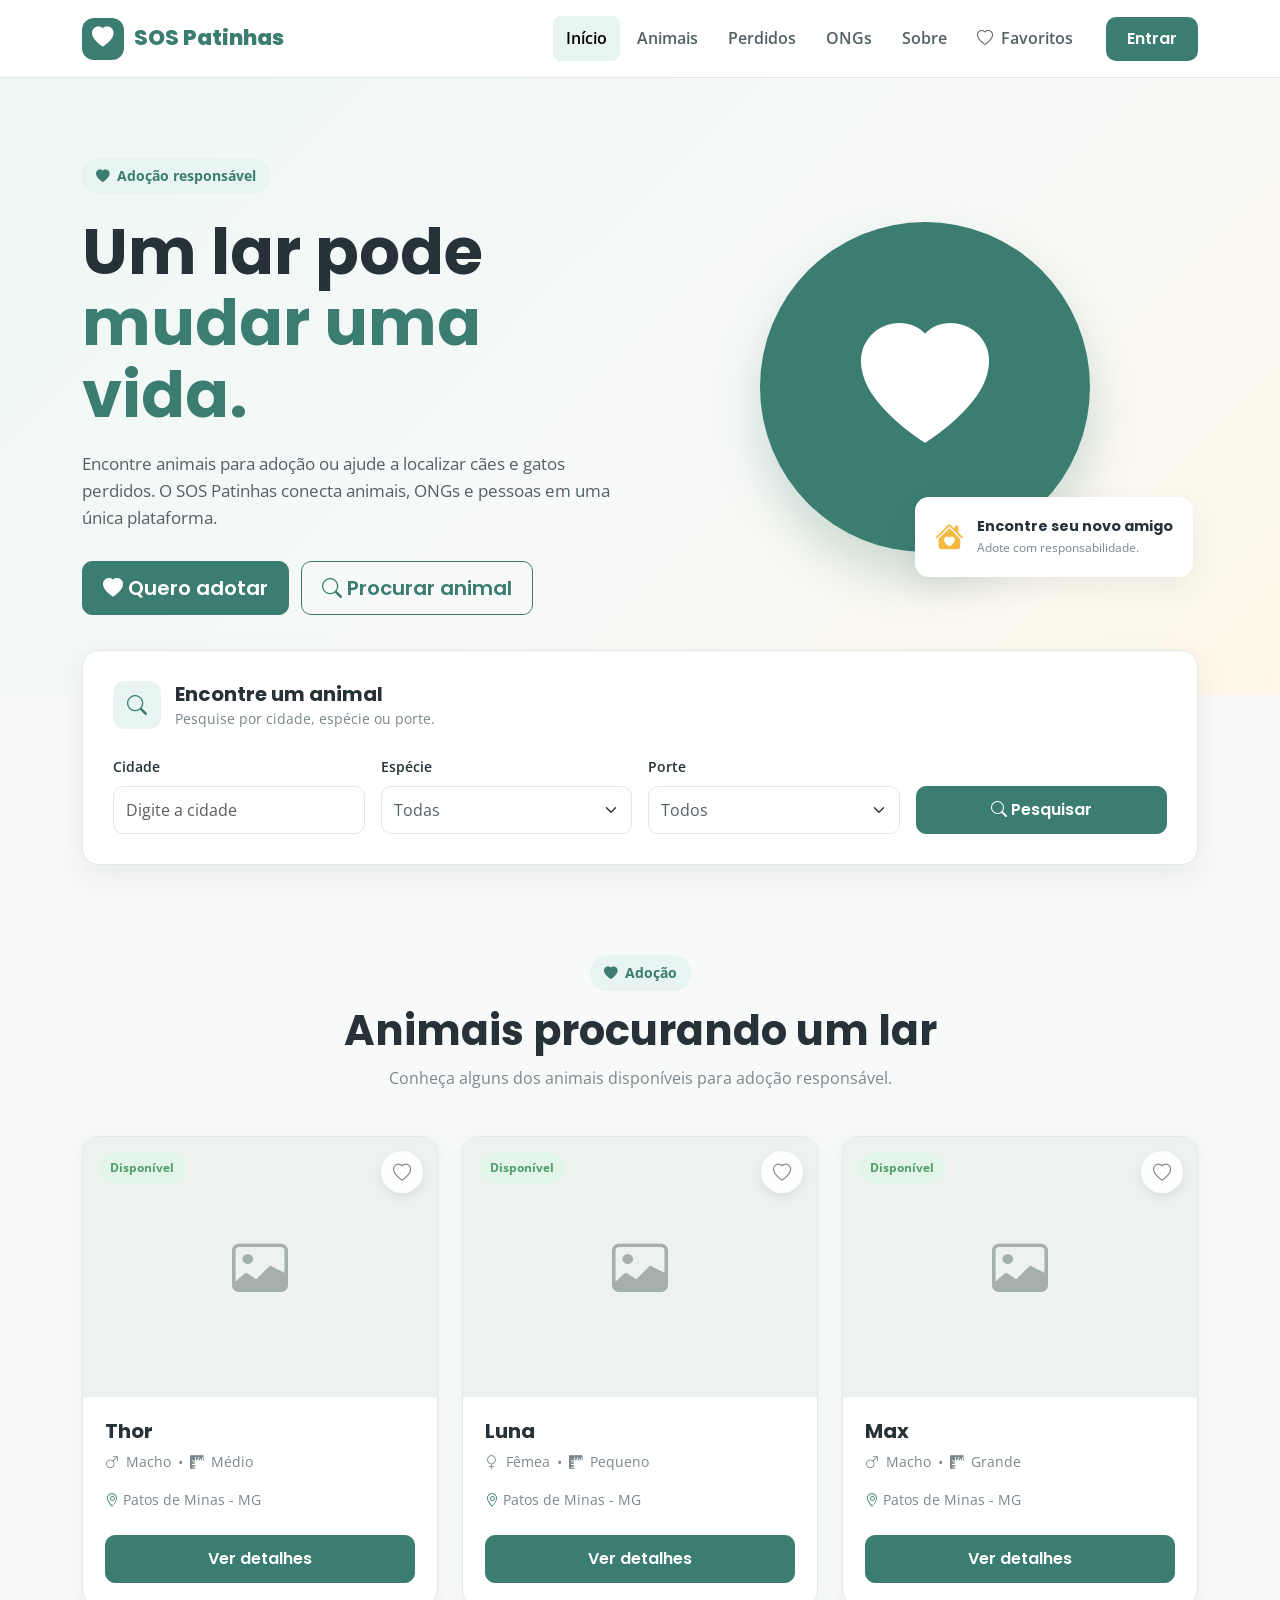
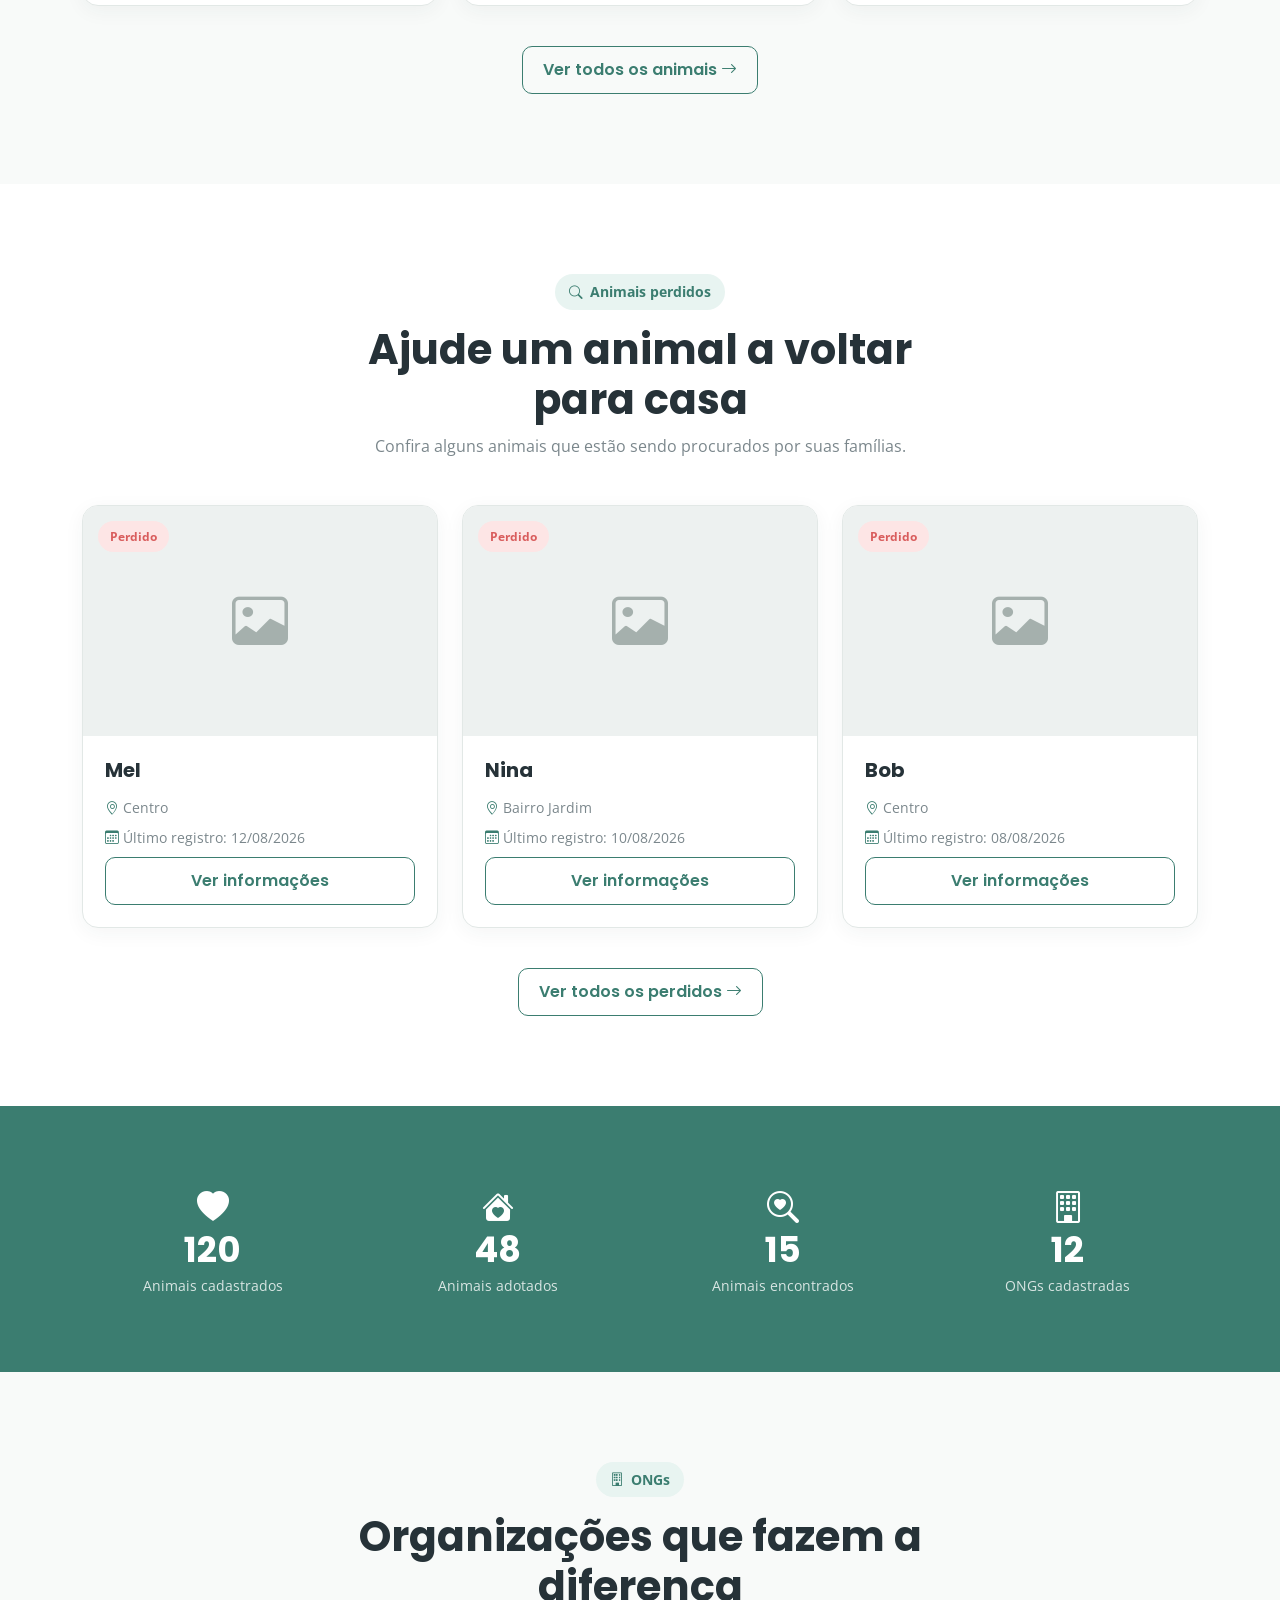
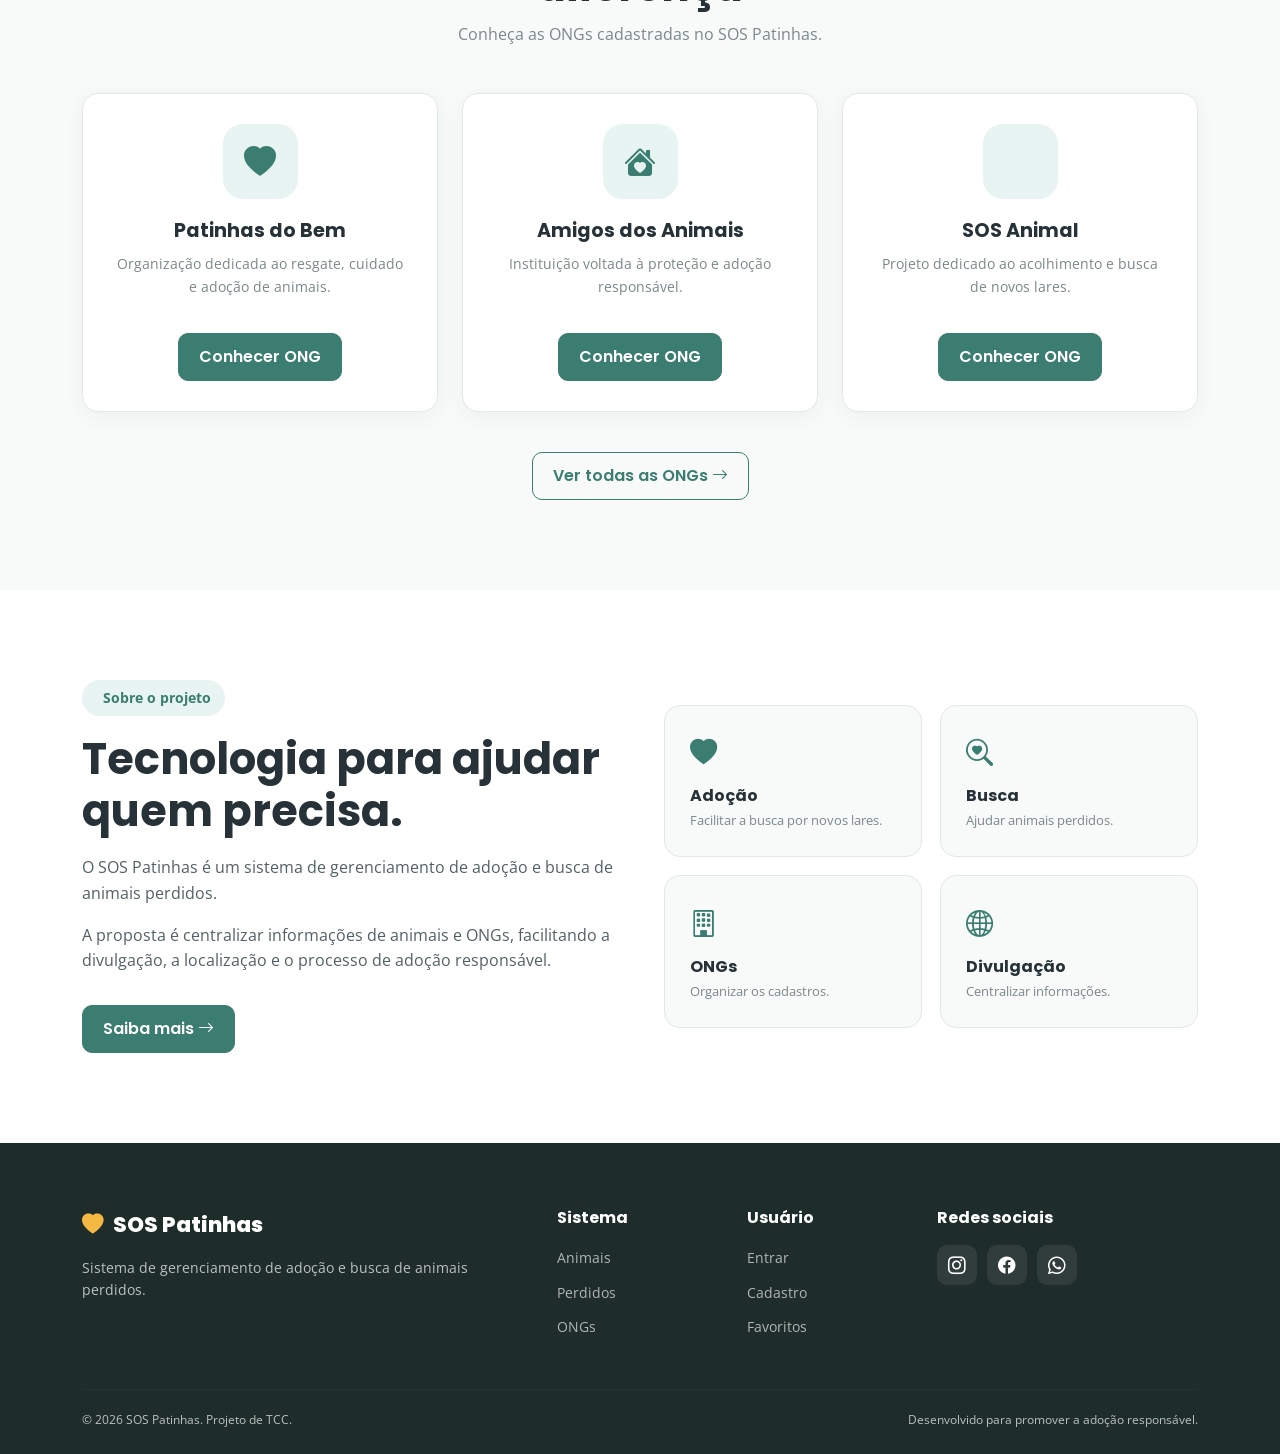
<file: index.html>
<!DOCTYPE html>
<html lang="pt-BR">

<head>

    <meta charset="UTF-8">

    <meta name="viewport" content="width=device-width, initial-scale=1.0">

    <meta
        name="description"
        content="SOS Patinhas - Sistema de gerenciamento de adoção e busca de animais perdidos."
    >

    <title>SOS Patinhas | Adoção e Animais Perdidos</title>

    <!-- Bootstrap -->
    <link
        href="https://cdn.jsdelivr.net/npm/bootstrap@5.3.3/dist/css/bootstrap.min.css"
        rel="stylesheet"
    >

    <!-- Bootstrap Icons -->
    <link
        rel="stylesheet"
        href="https://cdn.jsdelivr.net/npm/bootstrap-icons@1.11.3/font/bootstrap-icons.min.css"
    >

    <!-- Google Fonts -->
    <link rel="preconnect" href="https://fonts.googleapis.com">
    <link rel="preconnect" href="https://fonts.gstatic.com" crossorigin>

    <link
        href="https://fonts.googleapis.com/css2?family=Open+Sans:wght@400;500;600;700&family=Poppins:wght@400;500;600;700;800&display=swap"
        rel="stylesheet"
    >

    <!-- CSS -->
    <link rel="stylesheet" href="css/style.css">

</head>


<body>


    <!-- ==========================
         MENU
    =========================== -->

    <header>

        <nav class="navbar navbar-expand-lg">

            <div class="container">

                <!-- LOGO -->

                <a class="navbar-brand" href="index.html">

                    <span class="logo-icon">
                        <i class="bi bi-heart-fill"></i>
                    </span>

                    <span>
                        SOS Patinhas
                    </span>

                </a>


                <!-- BOTÃO MOBILE -->

                <button
                    class="navbar-toggler"
                    type="button"
                    data-bs-toggle="collapse"
                    data-bs-target="#menuPrincipal"
                    aria-controls="menuPrincipal"
                    aria-expanded="false"
                    aria-label="Abrir menu"
                >

                    <i class="bi bi-list"></i>

                </button>


                <!-- LINKS -->

                <div
                    class="collapse navbar-collapse"
                    id="menuPrincipal"
                >

                    <ul class="navbar-nav ms-auto align-items-lg-center">

                        <li class="nav-item">

                            <a
                                class="nav-link active"
                                href="index.html"
                            >
                                Início
                            </a>

                        </li>


                        <li class="nav-item">

                            <a
                                class="nav-link"
                                href="pages/animais.html"
                            >
                                Animais
                            </a>

                        </li>


                        <li class="nav-item">

                            <a
                                class="nav-link"
                                href="pages/perdidos.html"
                            >
                                Perdidos
                            </a>

                        </li>


                        <li class="nav-item">

                            <a
                                class="nav-link"
                                href="pages/ongs.html"
                            >
                                ONGs
                            </a>

                        </li>


                        <li class="nav-item">

                            <a
                                class="nav-link"
                                href="#sobre"
                            >
                                Sobre
                            </a>

                        </li>


                        <li class="nav-item">

                            <a
                                class="nav-link"
                                href="pages/favoritos.html"
                            >
                                <i class="bi bi-heart"></i>
                                Favoritos
                            </a>

                        </li>


                        <li class="nav-item ms-lg-3">

                            <a
                                class="btn btn-login"
                                href="pages/login.html"
                            >
                                Entrar
                            </a>

                        </li>

                    </ul>

                </div>

            </div>

        </nav>

    </header>


    <!-- ==========================
         HERO
    =========================== -->

    <main>

        <section class="hero">

            <div class="container">

                <div class="row align-items-center">

                    <!-- TEXTO -->

                    <div class="col-lg-6">

                        <div class="hero-content">

                            <span class="hero-tag">
                                <i class="bi bi-heart-fill"></i>
                                Adoção responsável
                            </span>


                            <h1>

                                Um lar pode
                                <span>mudar uma vida.</span>

                            </h1>


                            <p>

                                Encontre animais para adoção ou ajude
                                a localizar cães e gatos perdidos.
                                O SOS Patinhas conecta animais,
                                ONGs e pessoas em uma única plataforma.

                            </p>


                            <div class="hero-buttons">

                                <a
                                    href="pages/animais.html"
                                    class="btn btn-primary btn-lg"
                                >

                                    <i class="bi bi-heart-fill"></i>

                                    Quero adotar

                                </a>


                                <a
                                    href="pages/perdidos.html"
                                    class="btn btn-outline-primary btn-lg"
                                >

                                    <i class="bi bi-search"></i>

                                    Procurar animal

                                </a>

                            </div>

                        </div>

                    </div>


                    <!-- IMAGEM / ILUSTRAÇÃO -->

                    <div class="col-lg-6">

                        <div class="hero-visual">

                            <div class="hero-circle">

                                <i class="bi bi-heart-fill"></i>

                            </div>


                            <div class="hero-message">

                                <i class="bi bi-house-heart-fill"></i>

                                <div>

                                    <strong>
                                        Encontre seu novo amigo
                                    </strong>

                                    <span>
                                        Adote com responsabilidade.
                                    </span>

                                </div>

                            </div>

                        </div>

                    </div>

                </div>

            </div>

        </section>


        <!-- ==========================
             PESQUISA
        =========================== -->

        <section class="search-section">

            <div class="container">

                <div class="search-box">

                    <div class="search-title">

                        <span class="section-icon">
                            <i class="bi bi-search"></i>
                        </span>

                        <div>

                            <h2>
                                Encontre um animal
                            </h2>

                            <p>
                                Pesquise por cidade, espécie ou porte.
                            </p>

                        </div>

                    </div>


                    <form id="formPesquisa">

                        <div class="row g-3">


                            <!-- CIDADE -->

                            <div class="col-lg-3">

                                <label
                                    for="cidade"
                                    class="form-label"
                                >
                                    Cidade
                                </label>

                                <input
                                    type="text"
                                    id="cidade"
                                    class="form-control"
                                    placeholder="Digite a cidade"
                                >

                            </div>


                            <!-- ESPÉCIE -->

                            <div class="col-lg-3">

                                <label
                                    for="especie"
                                    class="form-label"
                                >
                                    Espécie
                                </label>

                                <select
                                    id="especie"
                                    class="form-select"
                                >

                                    <option value="">
                                        Todas
                                    </option>

                                    <option value="cachorro">
                                        Cachorro
                                    </option>

                                    <option value="gato">
                                        Gato
                                    </option>

                                </select>

                            </div>


                            <!-- PORTE -->

                            <div class="col-lg-3">

                                <label
                                    for="porte"
                                    class="form-label"
                                >
                                    Porte
                                </label>

                                <select
                                    id="porte"
                                    class="form-select"
                                >

                                    <option value="">
                                        Todos
                                    </option>

                                    <option value="pequeno">
                                        Pequeno
                                    </option>

                                    <option value="medio">
                                        Médio
                                    </option>

                                    <option value="grande">
                                        Grande
                                    </option>

                                </select>

                            </div>


                            <!-- BOTÃO -->

                            <div class="col-lg-3 d-flex align-items-end">

                                <button
                                    type="submit"
                                    class="btn btn-primary w-100"
                                >

                                    <i class="bi bi-search"></i>

                                    Pesquisar

                                </button>

                            </div>

                        </div>

                    </form>

                </div>

            </div>

        </section>


        <!-- ==========================
             ADOÇÃO
        =========================== -->

        <section class="section animais-section" id="adocao">

            <div class="container">

                <div class="section-header">

                    <span class="section-tag">
                        <i class="bi bi-heart-fill"></i>
                        Adoção
                    </span>


                    <h2>
                        Animais procurando um lar
                    </h2>


                    <p>
                        Conheça alguns dos animais disponíveis
                        para adoção responsável.
                    </p>

                </div>


                <div class="row g-4">


                    <!-- THOR -->

                    <div class="col-md-6 col-lg-4">

                        <article class="animal-card">

                            <div class="animal-photo">

                                <div class="photo-placeholder">

                                    <i class="bi bi-image"></i>

                                </div>


                                <span class="status status-disponivel">
                                    Disponível
                                </span>


                                <button
                                    class="favorite-button"
                                    data-animal="Thor"
                                    aria-label="Favoritar Thor"
                                >

                                    <i class="bi bi-heart"></i>

                                </button>

                            </div>


                            <div class="animal-content">

                                <h3>
                                    Thor
                                </h3>


                                <p class="animal-description">

                                    <i class="bi bi-gender-male"></i>
                                    Macho

                                    <span>•</span>

                                    <i class="bi bi-rulers"></i>
                                    Médio

                                </p>


                                <p class="animal-location">

                                    <i class="bi bi-geo-alt"></i>

                                    Patos de Minas - MG

                                </p>


                                <a
                                    href="pages/animal-detalhes.html"
                                    class="btn btn-primary w-100"
                                >
                                    Ver detalhes
                                </a>

                            </div>

                        </article>

                    </div>


                    <!-- LUNA -->

                    <div class="col-md-6 col-lg-4">

                        <article class="animal-card">

                            <div class="animal-photo">

                                <div class="photo-placeholder">

                                    <i class="bi bi-image"></i>

                                </div>


                                <span class="status status-disponivel">
                                    Disponível
                                </span>


                                <button
                                    class="favorite-button"
                                    data-animal="Luna"
                                    aria-label="Favoritar Luna"
                                >

                                    <i class="bi bi-heart"></i>

                                </button>

                            </div>


                            <div class="animal-content">

                                <h3>
                                    Luna
                                </h3>


                                <p class="animal-description">

                                    <i class="bi bi-gender-female"></i>
                                    Fêmea

                                    <span>•</span>

                                    <i class="bi bi-rulers"></i>
                                    Pequeno

                                </p>


                                <p class="animal-location">

                                    <i class="bi bi-geo-alt"></i>

                                    Patos de Minas - MG

                                </p>


                                <a
                                    href="pages/animal-detalhes.html"
                                    class="btn btn-primary w-100"
                                >
                                    Ver detalhes
                                </a>

                            </div>

                        </article>

                    </div>


                    <!-- MAX -->

                    <div class="col-md-6 col-lg-4">

                        <article class="animal-card">

                            <div class="animal-photo">

                                <div class="photo-placeholder">

                                    <i class="bi bi-image"></i>

                                </div>


                                <span class="status status-disponivel">
                                    Disponível
                                </span>


                                <button
                                    class="favorite-button"
                                    data-animal="Max"
                                    aria-label="Favoritar Max"
                                >

                                    <i class="bi bi-heart"></i>

                                </button>

                            </div>


                            <div class="animal-content">

                                <h3>
                                    Max
                                </h3>


                                <p class="animal-description">

                                    <i class="bi bi-gender-male"></i>
                                    Macho

                                    <span>•</span>

                                    <i class="bi bi-rulers"></i>
                                    Grande

                                </p>


                                <p class="animal-location">

                                    <i class="bi bi-geo-alt"></i>

                                    Patos de Minas - MG

                                </p>


                                <a
                                    href="pages/animal-detalhes.html"
                                    class="btn btn-primary w-100"
                                >
                                    Ver detalhes
                                </a>

                            </div>

                        </article>

                    </div>

                </div>


                <div class="section-button">

                    <a
                        href="pages/animais.html"
                        class="btn btn-outline-primary"
                    >

                        Ver todos os animais

                        <i class="bi bi-arrow-right"></i>

                    </a>

                </div>

            </div>

        </section>


        <!-- ==========================
             ANIMAIS PERDIDOS
        =========================== -->

        <section class="section lost-section" id="perdidos">

            <div class="container">

                <div class="section-header">

                    <span class="section-tag">
                        <i class="bi bi-search"></i>
                        Animais perdidos
                    </span>


                    <h2>
                        Ajude um animal a voltar para casa
                    </h2>


                    <p>
                        Confira alguns animais que estão sendo
                        procurados por suas famílias.
                    </p>

                </div>


                <div class="row g-4">


                    <!-- MEL -->

                    <div class="col-md-6 col-lg-4">

                        <article class="lost-card">

                            <div class="lost-photo">

                                <div class="photo-placeholder">

                                    <i class="bi bi-image"></i>

                                </div>


                                <span class="status status-perdido">
                                    Perdido
                                </span>

                            </div>


                            <div class="lost-content">

                                <h3>
                                    Mel
                                </h3>


                                <p>

                                    <i class="bi bi-geo-alt"></i>

                                    Centro

                                </p>


                                <p>

                                    <i class="bi bi-calendar3"></i>

                                    Último registro: 12/08/2026

                                </p>


                                <a
                                    href="pages/perdido-detalhes.html"
                                    class="btn btn-outline-primary w-100"
                                >
                                    Ver informações
                                </a>

                            </div>

                        </article>

                    </div>


                    <!-- NINA -->

                    <div class="col-md-6 col-lg-4">

                        <article class="lost-card">

                            <div class="lost-photo">

                                <div class="photo-placeholder">

                                    <i class="bi bi-image"></i>

                                </div>


                                <span class="status status-perdido">
                                    Perdido
                                </span>

                            </div>


                            <div class="lost-content">

                                <h3>
                                    Nina
                                </h3>


                                <p>

                                    <i class="bi bi-geo-alt"></i>

                                    Bairro Jardim

                                </p>


                                <p>

                                    <i class="bi bi-calendar3"></i>

                                    Último registro: 10/08/2026

                                </p>


                                <a
                                    href="pages/perdido-detalhes.html"
                                    class="btn btn-outline-primary w-100"
                                >
                                    Ver informações
                                </a>

                            </div>

                        </article>

                    </div>


                    <!-- BOB -->

                    <div class="col-md-6 col-lg-4">

                        <article class="lost-card">

                            <div class="lost-photo">

                                <div class="photo-placeholder">

                                    <i class="bi bi-image"></i>

                                </div>


                                <span class="status status-perdido">
                                    Perdido
                                </span>

                            </div>


                            <div class="lost-content">

                                <h3>
                                    Bob
                                </h3>


                                <p>

                                    <i class="bi bi-geo-alt"></i>

                                    Centro

                                </p>


                                <p>

                                    <i class="bi bi-calendar3"></i>

                                    Último registro: 08/08/2026

                                </p>


                                <a
                                    href="pages/perdido-detalhes.html"
                                    class="btn btn-outline-primary w-100"
                                >
                                    Ver informações
                                </a>

                            </div>

                        </article>

                    </div>

                </div>


                <div class="section-button">

                    <a
                        href="pages/perdidos.html"
                        class="btn btn-outline-primary"
                    >

                        Ver todos os perdidos

                        <i class="bi bi-arrow-right"></i>

                    </a>

                </div>

            </div>

        </section>


        <!-- ==========================
             ESTATÍSTICAS
        =========================== -->

        <section class="stats-section">

            <div class="container">

                <div class="row g-4">


                    <div class="col-6 col-lg-3">

                        <div class="stat-card">

                            <i class="bi bi-heart-fill"></i>

                            <strong>
                                120
                            </strong>

                            <span>
                                Animais cadastrados
                            </span>

                        </div>

                    </div>


                    <div class="col-6 col-lg-3">

                        <div class="stat-card">

                            <i class="bi bi-house-heart-fill"></i>

                            <strong>
                                48
                            </strong>

                            <span>
                                Animais adotados
                            </span>

                        </div>

                    </div>


                    <div class="col-6 col-lg-3">

                        <div class="stat-card">

                            <i class="bi bi-search-heart"></i>

                            <strong>
                                15
                            </strong>

                            <span>
                                Animais encontrados
                            </span>

                        </div>

                    </div>


                    <div class="col-6 col-lg-3">

                        <div class="stat-card">

                            <i class="bi bi-building"></i>

                            <strong>
                                12
                            </strong>

                            <span>
                                ONGs cadastradas
                            </span>

                        </div>

                    </div>

                </div>

            </div>

        </section>


        <!-- ==========================
             ONGS
        =========================== -->

        <section class="section ongs-section" id="ongs">

            <div class="container">

                <div class="section-header">

                    <span class="section-tag">
                        <i class="bi bi-building"></i>
                        ONGs
                    </span>


                    <h2>
                        Organizações que fazem a diferença
                    </h2>


                    <p>
                        Conheça as ONGs cadastradas no SOS Patinhas.
                    </p>

                </div>


                <div class="row g-4">


                    <div class="col-md-6 col-lg-4">

                        <article class="ong-card">

                            <div class="ong-logo">
                                <i class="bi bi-heart-fill"></i>
                            </div>


                            <h3>
                                Patinhas do Bem
                            </h3>


                            <p>
                                Organização dedicada ao resgate,
                                cuidado e adoção de animais.
                            </p>


                            <a
                                href="pages/ong-detalhes.html"
                                class="btn btn-primary"
                            >
                                Conhecer ONG
                            </a>

                        </article>

                    </div>


                    <div class="col-md-6 col-lg-4">

                        <article class="ong-card">

                            <div class="ong-logo">
                                <i class="bi bi-house-heart-fill"></i>
                            </div>


                            <h3>
                                Amigos dos Animais
                            </h3>


                            <p>
                                Instituição voltada à proteção
                                e adoção responsável.
                            </p>


                            <a
                                href="pages/ong-detalhes.html"
                                class="btn btn-primary"
                            >
                                Conhecer ONG
                            </a>

                        </article>

                    </div>


                    <div class="col-md-6 col-lg-4">

                        <article class="ong-card">

                            <div class="ong-logo">
                                <i class="bi bi-shield-heart-fill"></i>
                            </div>


                            <h3>
                                SOS Animal
                            </h3>


                            <p>
                                Projeto dedicado ao acolhimento
                                e busca de novos lares.
                            </p>


                            <a
                                href="pages/ong-detalhes.html"
                                class="btn btn-primary"
                            >
                                Conhecer ONG
                            </a>

                        </article>

                    </div>

                </div>


                <div class="section-button">

                    <a
                        href="pages/ongs.html"
                        class="btn btn-outline-primary"
                    >

                        Ver todas as ONGs

                        <i class="bi bi-arrow-right"></i>

                    </a>

                </div>

            </div>

        </section>


        <!-- ==========================
             SOBRE
        =========================== -->

        <section class="section about-section" id="sobre">

            <div class="container">

                <div class="row align-items-center g-5">

                    <div class="col-lg-6">

                        <span class="section-tag">
                            <i class="bi bi-paw"></i>
                            Sobre o projeto
                        </span>


                        <h2>
                            Tecnologia para ajudar
                            quem precisa.
                        </h2>


                        <p>
                            O SOS Patinhas é um sistema de gerenciamento
                            de adoção e busca de animais perdidos.
                        </p>


                        <p>
                            A proposta é centralizar informações de animais
                            e ONGs, facilitando a divulgação, a localização
                            e o processo de adoção responsável.
                        </p>


                        <a
                            href="#"
                            class="btn btn-primary"
                        >
                            Saiba mais
                            <i class="bi bi-arrow-right"></i>
                        </a>

                    </div>


                    <div class="col-lg-6">

                        <div class="about-grid">


                            <div class="about-card">

                                <i class="bi bi-heart-fill"></i>

                                <h3>
                                    Adoção
                                </h3>

                                <p>
                                    Facilitar a busca por novos lares.
                                </p>

                            </div>


                            <div class="about-card">

                                <i class="bi bi-search-heart"></i>

                                <h3>
                                    Busca
                                </h3>

                                <p>
                                    Ajudar animais perdidos.
                                </p>

                            </div>


                            <div class="about-card">

                                <i class="bi bi-building"></i>

                                <h3>
                                    ONGs
                                </h3>

                                <p>
                                    Organizar os cadastros.
                                </p>

                            </div>


                            <div class="about-card">

                                <i class="bi bi-globe2"></i>

                                <h3>
                                    Divulgação
                                </h3>

                                <p>
                                    Centralizar informações.
                                </p>

                            </div>

                        </div>

                    </div>

                </div>

            </div>

        </section>

    </main>


    <!-- ==========================
         FOOTER
    =========================== -->

    <footer class="footer">

        <div class="container">

            <div class="row g-4">


                <div class="col-lg-5">

                    <a
                        href="index.html"
                        class="footer-logo"
                    >

                        <i class="bi bi-heart-fill"></i>

                        SOS Patinhas

                    </a>


                    <p>
                        Sistema de gerenciamento de adoção
                        e busca de animais perdidos.
                    </p>

                </div>


                <div class="col-6 col-lg-2">

                    <h4>
                        Sistema
                    </h4>

                    <ul>

                        <li>
                            <a href="pages/animais.html">
                                Animais
                            </a>
                        </li>

                        <li>
                            <a href="pages/perdidos.html">
                                Perdidos
                            </a>
                        </li>

                        <li>
                            <a href="pages/ongs.html">
                                ONGs
                            </a>
                        </li>

                    </ul>

                </div>


                <div class="col-6 col-lg-2">

                    <h4>
                        Usuário
                    </h4>

                    <ul>

                        <li>
                            <a href="pages/login.html">
                                Entrar
                            </a>
                        </li>

                        <li>
                            <a href="pages/cadastro.html">
                                Cadastro
                            </a>
                        </li>

                        <li>
                            <a href="pages/favoritos.html">
                                Favoritos
                            </a>
                        </li>

                    </ul>

                </div>


                <div class="col-lg-3">

                    <h4>
                        Redes sociais
                    </h4>


                    <div class="social-links">

                        <a href="#" aria-label="Instagram">
                            <i class="bi bi-instagram"></i>
                        </a>


                        <a href="#" aria-label="Facebook">
                            <i class="bi bi-facebook"></i>
                        </a>


                        <a href="#" aria-label="WhatsApp">
                            <i class="bi bi-whatsapp"></i>
                        </a>

                    </div>

                </div>

            </div>


            <hr>


            <div class="footer-bottom">

                <p>
                    © 2026 SOS Patinhas. Projeto de TCC.
                </p>

                <p>
                    Desenvolvido para promover a adoção responsável.
                </p>

            </div>

        </div>

    </footer>


    <!-- Bootstrap JavaScript -->

    <script
        src="https://cdn.jsdelivr.net/npm/bootstrap@5.3.3/dist/js/bootstrap.bundle.min.js">
    </script>


    <!-- JavaScript do projeto -->
     <script>
    console.log("TESTE SOS PATINHAS");
</script>
    <script src="js/script.js"></script>

</body>

</html>
</file>
<file: css/style.css>
/* =========================================================
   SOS PATINHAS
   Folha de estilos principal
   ========================================================= */


/* =========================================================
   1. VARIÁVEIS
   ========================================================= */

:root {
    --primary: #3b7d70;
    --primary-dark: #2d6257;
    --primary-light: #e8f4f1;

    --secondary: #f4b942;
    --secondary-light: #fff4d9;

    --danger: #d95d5d;
    --success: #4f9d69;

    --dark: #263238;
    --text: #526066;
    --muted: #7b878c;

    --white: #ffffff;
    --background: #f8faf9;
    --border: #e2e8e6;

    --shadow: 0 10px 30px rgba(38, 50, 56, 0.08);
    --shadow-hover: 0 15px 35px rgba(38, 50, 56, 0.13);

    --radius: 16px;
    --transition: 0.3s ease;
}


/* =========================================================
   2. RESET
   ========================================================= */

* {
    margin: 0;
    padding: 0;
    box-sizing: border-box;
}


html {
    scroll-behavior: smooth;
}


body {
    font-family: "Open Sans", sans-serif;
    background: var(--background);
    color: var(--text);
    line-height: 1.6;
}


h1,
h2,
h3,
h4,
h5,
h6 {
    font-family: "Poppins", sans-serif;
    color: var(--dark);
    font-weight: 700;
}


a {
    text-decoration: none;
}


button,
a {
    transition: var(--transition);
}


img {
    max-width: 100%;
    display: block;
}


/* =========================================================
   3. NAVBAR
   ========================================================= */

.navbar {
    background: var(--white);
    min-height: 78px;
    border-bottom: 1px solid var(--border);
    position: relative;
    z-index: 1000;
}


.navbar-brand {
    display: flex;
    align-items: center;
    gap: 10px;

    font-family: "Poppins", sans-serif;
    font-size: 1.35rem;
    font-weight: 800;

    color: var(--primary);
}


.navbar-brand:hover {
    color: var(--primary-dark);
}


.logo-icon {
    width: 42px;
    height: 42px;

    display: flex;
    align-items: center;
    justify-content: center;

    background: var(--primary);
    color: var(--white);

    border-radius: 12px;
}


.navbar-nav {
    gap: 4px;
}


.nav-link {
    color: var(--text);
    font-weight: 600;
    padding: 10px 13px !important;
    border-radius: 8px;
}


.nav-link:hover,
.nav-link.active {
    color: var(--primary);
    background: var(--primary-light);
}


.nav-link i {
    margin-right: 4px;
}


.navbar-toggler {
    border: 0;
    font-size: 1.7rem;
    color: var(--primary);
}


.navbar-toggler:focus {
    box-shadow: none;
}


/* =========================================================
   4. BOTÕES
   ========================================================= */

.btn {
    font-family: "Poppins", sans-serif;
    font-weight: 600;
    border-radius: 10px;
    padding: 11px 20px;
}


.btn-primary {
    background: var(--primary);
    border-color: var(--primary);
    color: var(--white);
}


.btn-primary:hover {
    background: var(--primary-dark);
    border-color: var(--primary-dark);
    color: var(--white);
    transform: translateY(-2px);
}


.btn-outline-primary {
    color: var(--primary);
    border-color: var(--primary);
}


.btn-outline-primary:hover {
    background: var(--primary);
    border-color: var(--primary);
    color: var(--white);
}


.btn-login {
    background: var(--primary);
    color: var(--white) !important;
    padding: 9px 20px !important;
}


.btn-login:hover {
    background: var(--primary-dark);
    transform: translateY(-2px);
}


/* =========================================================
   5. HERO
   ========================================================= */

.hero {
    min-height: 610px;

    display: flex;
    align-items: center;

    background:
        linear-gradient(
            135deg,
            #edf7f4 0%,
            #f8faf9 55%,
            #fff8e9 100%
        );

    padding: 80px 0;
    overflow: hidden;
}


.hero-content {
    max-width: 600px;
}


.hero-tag,
.section-tag {
    display: inline-flex;
    align-items: center;
    gap: 7px;

    color: var(--primary);
    background: var(--primary-light);

    padding: 7px 14px;

    border-radius: 50px;

    font-size: 0.85rem;
    font-weight: 700;
}


.hero h1 {
    font-size: clamp(2.5rem, 5vw, 4.3rem);
    line-height: 1.12;

    margin: 22px 0 20px;
}


.hero h1 span {
    color: var(--primary);
    display: block;
}


.hero p {
    font-size: 1.05rem;
    color: var(--text);

    max-width: 560px;
    margin-bottom: 30px;
}


.hero-buttons {
    display: flex;
    flex-wrap: wrap;
    gap: 12px;
}


/* =========================================================
   6. HERO VISUAL
   ========================================================= */

.hero-visual {
    min-height: 430px;

    display: flex;
    align-items: center;
    justify-content: center;

    position: relative;
}


.hero-circle {
    width: 330px;
    height: 330px;

    display: flex;
    align-items: center;
    justify-content: center;

    border-radius: 50%;

    background: var(--primary);
    color: var(--white);

    font-size: 8rem;

    box-shadow:
        0 25px 50px rgba(59, 125, 112, 0.25);
}


.hero-message {
    position: absolute;

    bottom: 25px;
    right: 5px;

    max-width: 300px;

    display: flex;
    align-items: center;
    gap: 13px;

    background: var(--white);

    padding: 17px 20px;

    border-radius: 14px;

    box-shadow: var(--shadow);
}


.hero-message > i {
    font-size: 1.8rem;
    color: var(--secondary);
}


.hero-message strong {
    display: block;

    font-family: "Poppins", sans-serif;
    color: var(--dark);

    font-size: 0.9rem;
}


.hero-message span {
    display: block;

    font-size: 0.78rem;
    color: var(--muted);
}


/* =========================================================
   7. PESQUISA
   ========================================================= */

.search-section {
    position: relative;
    margin-top: -45px;
    z-index: 10;
}


.search-box {
    background: var(--white);

    padding: 30px;

    border-radius: var(--radius);

    box-shadow: var(--shadow);
    border: 1px solid var(--border);
}


.search-title {
    display: flex;
    align-items: center;
    gap: 14px;

    margin-bottom: 25px;
}


.section-icon {
    width: 48px;
    height: 48px;

    display: flex;
    align-items: center;
    justify-content: center;

    background: var(--primary-light);
    color: var(--primary);

    border-radius: 12px;

    font-size: 1.25rem;
}


.search-title h2 {
    font-size: 1.25rem;
    margin: 0;
}


.search-title p {
    margin: 2px 0 0;
    color: var(--muted);
    font-size: 0.85rem;
}


.form-label {
    color: var(--dark);
    font-weight: 600;
    font-size: 0.85rem;
}


.form-control,
.form-select {
    min-height: 48px;

    border: 1px solid var(--border);
    border-radius: 10px;

    color: var(--text);

    background-color: var(--white);
}


.form-control:focus,
.form-select:focus {
    border-color: var(--primary);
    box-shadow: 0 0 0 3px rgba(59, 125, 112, 0.12);
}


/* =========================================================
   8. SEÇÕES
   ========================================================= */

.section {
    padding: 90px 0;
}


.section-header {
    max-width: 650px;
    margin: 0 auto 45px;

    text-align: center;
}


.section-header h2 {
    font-size: clamp(1.8rem, 4vw, 2.6rem);

    margin: 15px 0 10px;
}


.section-header p {
    color: var(--muted);
    margin: 0;
}


.section-button {
    text-align: center;
    margin-top: 40px;
}


/* =========================================================
   9. CARDS DE ANIMAIS
   ========================================================= */

.animais-section {
    background: var(--background);
}


.animal-card,
.lost-card,
.ong-card {
    height: 100%;

    background: var(--white);

    border: 1px solid var(--border);
    border-radius: var(--radius);

    overflow: hidden;

    box-shadow: 0 5px 20px rgba(38, 50, 56, 0.05);

    transition: var(--transition);
}


.animal-card:hover,
.lost-card:hover,
.ong-card:hover {
    transform: translateY(-6px);
    box-shadow: var(--shadow-hover);
}


.animal-photo,
.lost-photo {
    height: 260px;

    background: #edf1f0;

    position: relative;

    overflow: hidden;
}


.photo-placeholder {
    width: 100%;
    height: 100%;

    display: flex;
    align-items: center;
    justify-content: center;

    color: #a5b0ad;
    font-size: 3.5rem;
}


.status {
    position: absolute;

    top: 15px;
    left: 15px;

    padding: 6px 12px;

    border-radius: 50px;

    font-size: 0.75rem;
    font-weight: 700;
}


.status-disponivel {
    background: #e2f5e8;
    color: var(--success);
}


.status-perdido {
    background: #fde5e5;
    color: var(--danger);
}


.favorite-button {
    width: 42px;
    height: 42px;

    position: absolute;

    top: 14px;
    right: 14px;

    border: 0;
    border-radius: 50%;

    background: rgba(255, 255, 255, 0.95);

    color: var(--muted);

    display: flex;
    align-items: center;
    justify-content: center;

    font-size: 1.15rem;

    box-shadow: 0 4px 12px rgba(0, 0, 0, 0.08);
}


.favorite-button:hover {
    color: var(--danger);
    transform: scale(1.08);
}


.favorite-button.favorited {
    color: var(--danger);
}


.animal-content,
.lost-content {
    padding: 22px;
}


.animal-content h3,
.lost-content h3 {
    margin-bottom: 8px;
    font-size: 1.25rem;
}


.animal-description {
    display: flex;
    align-items: center;
    gap: 7px;

    color: var(--muted);

    font-size: 0.85rem;
}


.animal-location,
.lost-content p {
    color: var(--muted);
    font-size: 0.85rem;
}


.animal-location i,
.lost-content i {
    color: var(--primary);
}


.animal-content .btn {
    margin-top: 8px;
}


/* =========================================================
   10. ANIMAIS PERDIDOS
   ========================================================= */

.lost-section {
    background: var(--white);
}


.lost-photo {
    height: 230px;
}


.lost-content h3 {
    margin-bottom: 15px;
}


.lost-content p {
    margin-bottom: 8px;
}


/* =========================================================
   11. ESTATÍSTICAS
   ========================================================= */

.stats-section {
    background: var(--primary);
    padding: 65px 0;
}


.stat-card {
    text-align: center;
    color: var(--white);

    padding: 10px;
}


.stat-card i {
    font-size: 2rem;
    margin-bottom: 12px;
}


.stat-card strong {
    display: block;

    color: var(--white);

    font-family: "Poppins", sans-serif;
    font-size: 2.2rem;

    line-height: 1;
}


.stat-card span {
    display: block;

    margin-top: 8px;

    color: rgba(255, 255, 255, 0.8);

    font-size: 0.85rem;
}


/* =========================================================
   12. ONGs
   ========================================================= */

.ongs-section {
    background: var(--background);
}


.ong-card {
    padding: 30px;

    text-align: center;
}


.ong-logo {
    width: 75px;
    height: 75px;

    margin: 0 auto 20px;

    display: flex;
    align-items: center;
    justify-content: center;

    border-radius: 20px;

    background: var(--primary-light);
    color: var(--primary);

    font-size: 2rem;
}


.ong-card h3 {
    font-size: 1.2rem;
    margin-bottom: 10px;
}


.ong-card p {
    color: var(--muted);
    font-size: 0.9rem;

    min-height: 55px;
}


.ong-card .btn {
    margin-top: 10px;
}


/* =========================================================
   13. SOBRE
   ========================================================= */

.about-section {
    background: var(--white);
}


.about-section h2 {
    font-size: clamp(1.9rem, 4vw, 2.7rem);

    margin: 18px 0;
}


.about-section p {
    color: var(--text);
}


.about-section .btn {
    margin-top: 15px;
}


.about-grid {
    display: grid;

    grid-template-columns: repeat(2, 1fr);

    gap: 18px;
}


.about-card {
    padding: 25px;

    border: 1px solid var(--border);
    border-radius: var(--radius);

    background: var(--background);

    transition: var(--transition);
}


.about-card:hover {
    transform: translateY(-4px);
    box-shadow: var(--shadow);
}


.about-card i {
    font-size: 1.7rem;
    color: var(--primary);
}


.about-card h3 {
    font-size: 1rem;
    margin: 12px 0 5px;
}


.about-card p {
    margin: 0;
    font-size: 0.82rem;
    color: var(--muted);
}


/* =========================================================
   14. FOOTER
   ========================================================= */

.footer {
    background: #1f2d2a;
    color: rgba(255, 255, 255, 0.7);

    padding: 65px 0 25px;
}


.footer-logo {
    display: inline-flex;
    align-items: center;
    gap: 9px;

    color: var(--white);

    font-family: "Poppins", sans-serif;
    font-size: 1.35rem;
    font-weight: 800;

    margin-bottom: 15px;
}


.footer-logo:hover {
    color: var(--secondary);
}


.footer-logo i {
    color: var(--secondary);
}


.footer p {
    font-size: 0.85rem;
    max-width: 430px;
}


.footer h4 {
    color: var(--white);
    font-size: 1rem;
    margin-bottom: 18px;
}


.footer ul {
    list-style: none;
    padding: 0;
    margin: 0;
}


.footer li {
    margin-bottom: 9px;
}


.footer li a {
    color: rgba(255, 255, 255, 0.65);
    font-size: 0.85rem;
}


.footer li a:hover {
    color: var(--secondary);
}


.social-links {
    display: flex;
    gap: 10px;
}


.social-links a {
    width: 40px;
    height: 40px;

    display: flex;
    align-items: center;
    justify-content: center;

    border-radius: 10px;

    background: rgba(255, 255, 255, 0.08);
    color: var(--white);

    font-size: 1.1rem;
}


.social-links a:hover {
    background: var(--primary);
    transform: translateY(-3px);
}


.footer hr {
    border-color: rgba(255, 255, 255, 0.12);

    margin: 40px 0 20px;
}


.footer-bottom {
    display: flex;
    justify-content: space-between;
    gap: 20px;
}


.footer-bottom p {
    margin: 0;
    font-size: 0.75rem;
}


/* =========================================================
   15. RESPONSIVIDADE
   ========================================================= */

@media (max-width: 991px) {

    .navbar-nav {
        padding: 15px 0;
    }


    .nav-link {
        margin-bottom: 3px;
    }


    .btn-login {
        display: inline-block;
        margin-top: 8px;
    }


    .hero {
        padding: 70px 0 100px;
    }


    .hero-content {
        text-align: center;
        margin: 0 auto;
    }


    .hero-tag {
        justify-content: center;
    }


    .hero p {
        margin-left: auto;
        margin-right: auto;
    }


    .hero-buttons {
        justify-content: center;
    }


    .hero-visual {
        min-height: 350px;
        margin-top: 30px;
    }


    .hero-circle {
        width: 270px;
        height: 270px;
        font-size: 6rem;
    }


    .hero-message {
        right: 50%;
        transform: translateX(50%);
        bottom: 0;
    }


    .search-section {
        margin-top: -40px;
    }

}


@media (max-width: 767px) {

    .section {
        padding: 65px 0;
    }


    .hero {
        min-height: auto;
        padding: 55px 0 90px;
    }


    .hero h1 {
        font-size: 2.6rem;
    }


    .hero-buttons {
        flex-direction: column;
    }


    .hero-buttons .btn {
        width: 100%;
    }


    .hero-visual {
        min-height: 310px;
    }


    .hero-circle {
        width: 220px;
        height: 220px;
        font-size: 5rem;
    }


    .hero-message {
        width: 280px;
        right: 50%;
    }


    .search-box {
        padding: 22px;
    }


    .search-title {
        align-items: flex-start;
    }


    .animal-photo {
        height: 240px;
    }


    .about-grid {
        grid-template-columns: 1fr;
    }


    .footer-bottom {
        flex-direction: column;
        gap: 5px;
    }

}


@media (max-width: 480px) {

    .navbar-brand {
        font-size: 1.1rem;
    }


    .logo-icon {
        width: 37px;
        height: 37px;
    }


    .hero h1 {
        font-size: 2.25rem;
    }


    .hero p {
        font-size: 0.95rem;
    }


    .hero-circle {
        width: 190px;
        height: 190px;
        font-size: 4rem;
    }


    .hero-message {
        width: 250px;
        padding: 13px;
    }


    .search-title h2 {
        font-size: 1.1rem;
    }


    .section-header h2 {
        font-size: 1.8rem;
    }


    .stat-card strong {
        font-size: 1.8rem;
    }

}
/* =========================================================
   MENSAGEM DO SISTEMA
   ========================================================= */

.mensagem-sos {
    position: fixed;

    right: 25px;
    bottom: 25px;

    z-index: 9999;

    display: flex;
    align-items: center;
    gap: 10px;

    background: var(--dark);
    color: var(--white);

    padding: 14px 20px;

    border-radius: 12px;

    box-shadow: var(--shadow);

    font-size: 0.9rem;

    opacity: 0;
    transform: translateY(20px);

    transition: 0.3s ease;
}


.mensagem-sos.mostrar {
    opacity: 1;
    transform: translateY(0);
}


.mensagem-sos i {
    color: var(--secondary);
    font-size: 1.1rem;
}


@media (max-width: 480px) {

    .mensagem-sos {
        left: 20px;
        right: 20px;
        bottom: 20px;
    }

}
</file>
